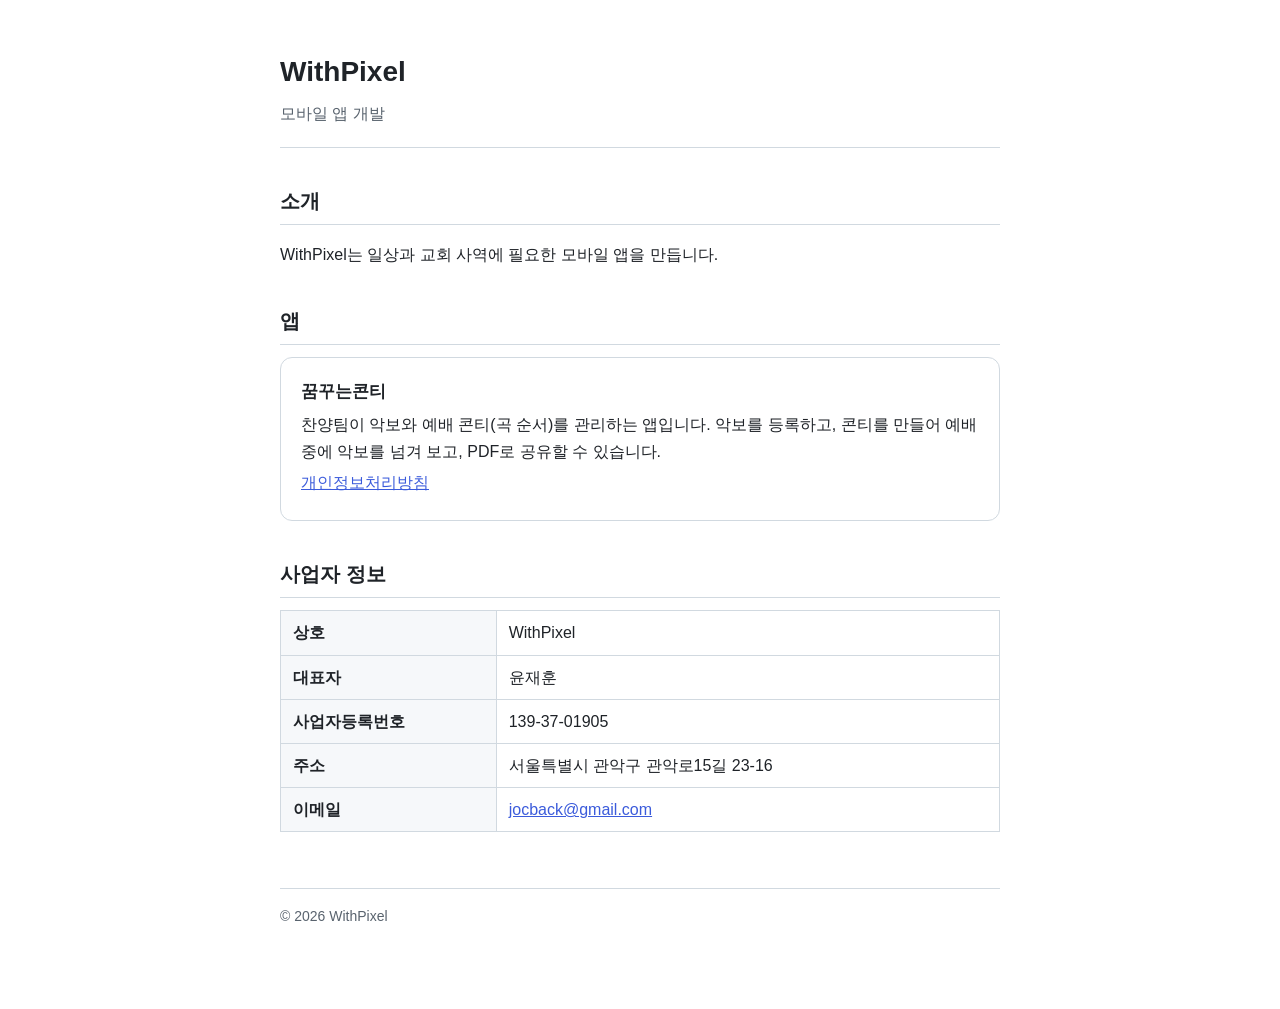
<file: index.html>
<!DOCTYPE html>
<html lang="ko">
<head>
<meta charset="utf-8">
<meta name="viewport" content="width=device-width, initial-scale=1">
<title>WithPixel</title>
<meta name="description" content="WithPixel — 모바일 앱 개발">
<link rel="stylesheet" href="/style.css">
</head>
<body>
<main>
  <header>
    <p class="name">WithPixel</p>
    <p class="tag">모바일 앱 개발</p>
  </header>

  <h2>소개</h2>
  <p>WithPixel는 일상과 교회 사역에 필요한 모바일 앱을 만듭니다.</p>

  <h2>앱</h2>
  <div class="app">
    <h3>꿈꾸는콘티</h3>
    <p>찬양팀이 악보와 예배 콘티(곡 순서)를 관리하는 앱입니다. 악보를 등록하고, 콘티를 만들어 예배 중에 악보를 넘겨 보고, PDF로 공유할 수 있습니다.</p>
    <p class="links">
      <a href="/contimng/privacy.html">개인정보처리방침</a>
      <!-- 출시 후 아래 주석을 풀고 패키지명을 확인하세요 -->
      <!-- <a href="https://play.google.com/store/apps/details?id=com.conti.contimng.contimng">Google Play</a> -->
    </p>
  </div>

  <h2>사업자 정보</h2>
  <table>
    <tr><th>상호</th><td>WithPixel</td></tr>
    <tr><th>대표자</th><td>윤재훈</td></tr>
    <tr><th>사업자등록번호</th><td>139-37-01905</td></tr>
    <tr><th>주소</th><td>서울특별시 관악구 관악로15길 23-16</td></tr>
    <tr><th>이메일</th><td><a href="mailto:jocback@gmail.com">jocback@gmail.com</a></td></tr>
  </table>

  <footer>© 2026 WithPixel</footer>
</main>
</body>
</html>
</file>
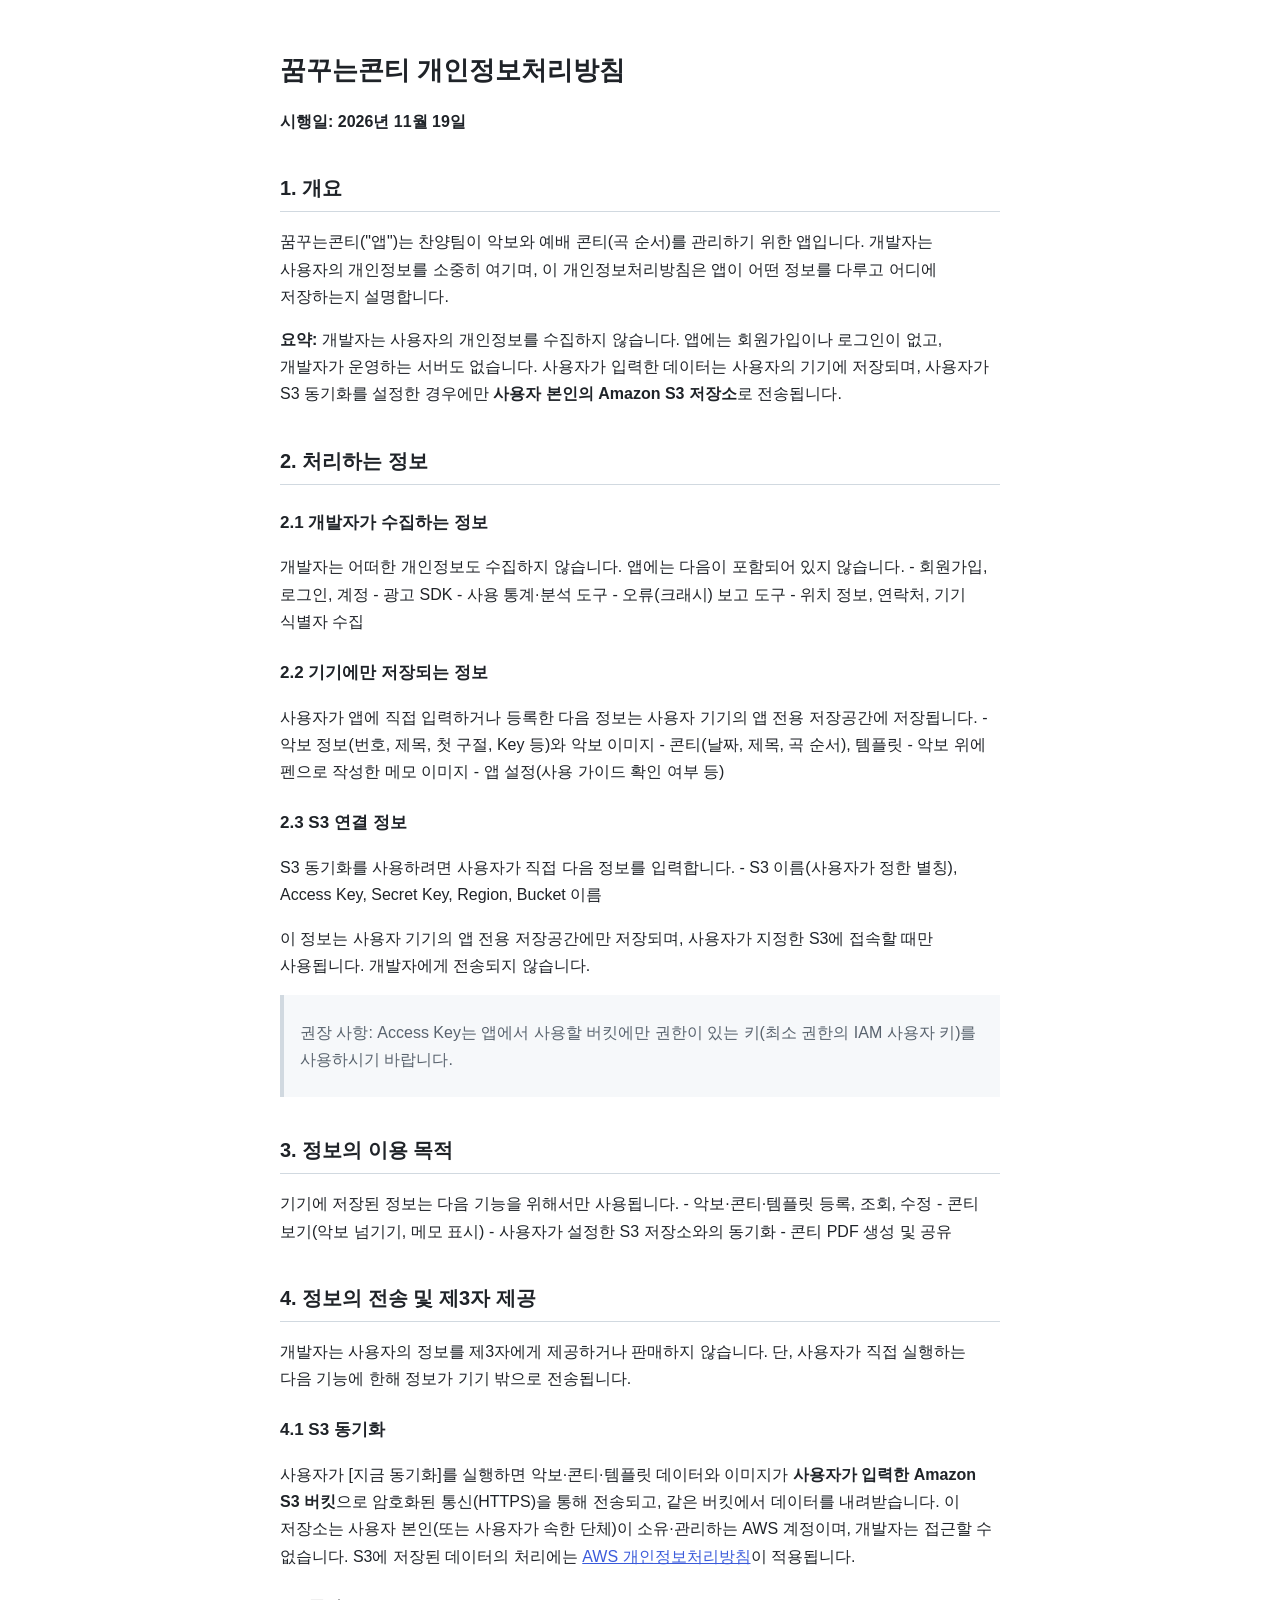
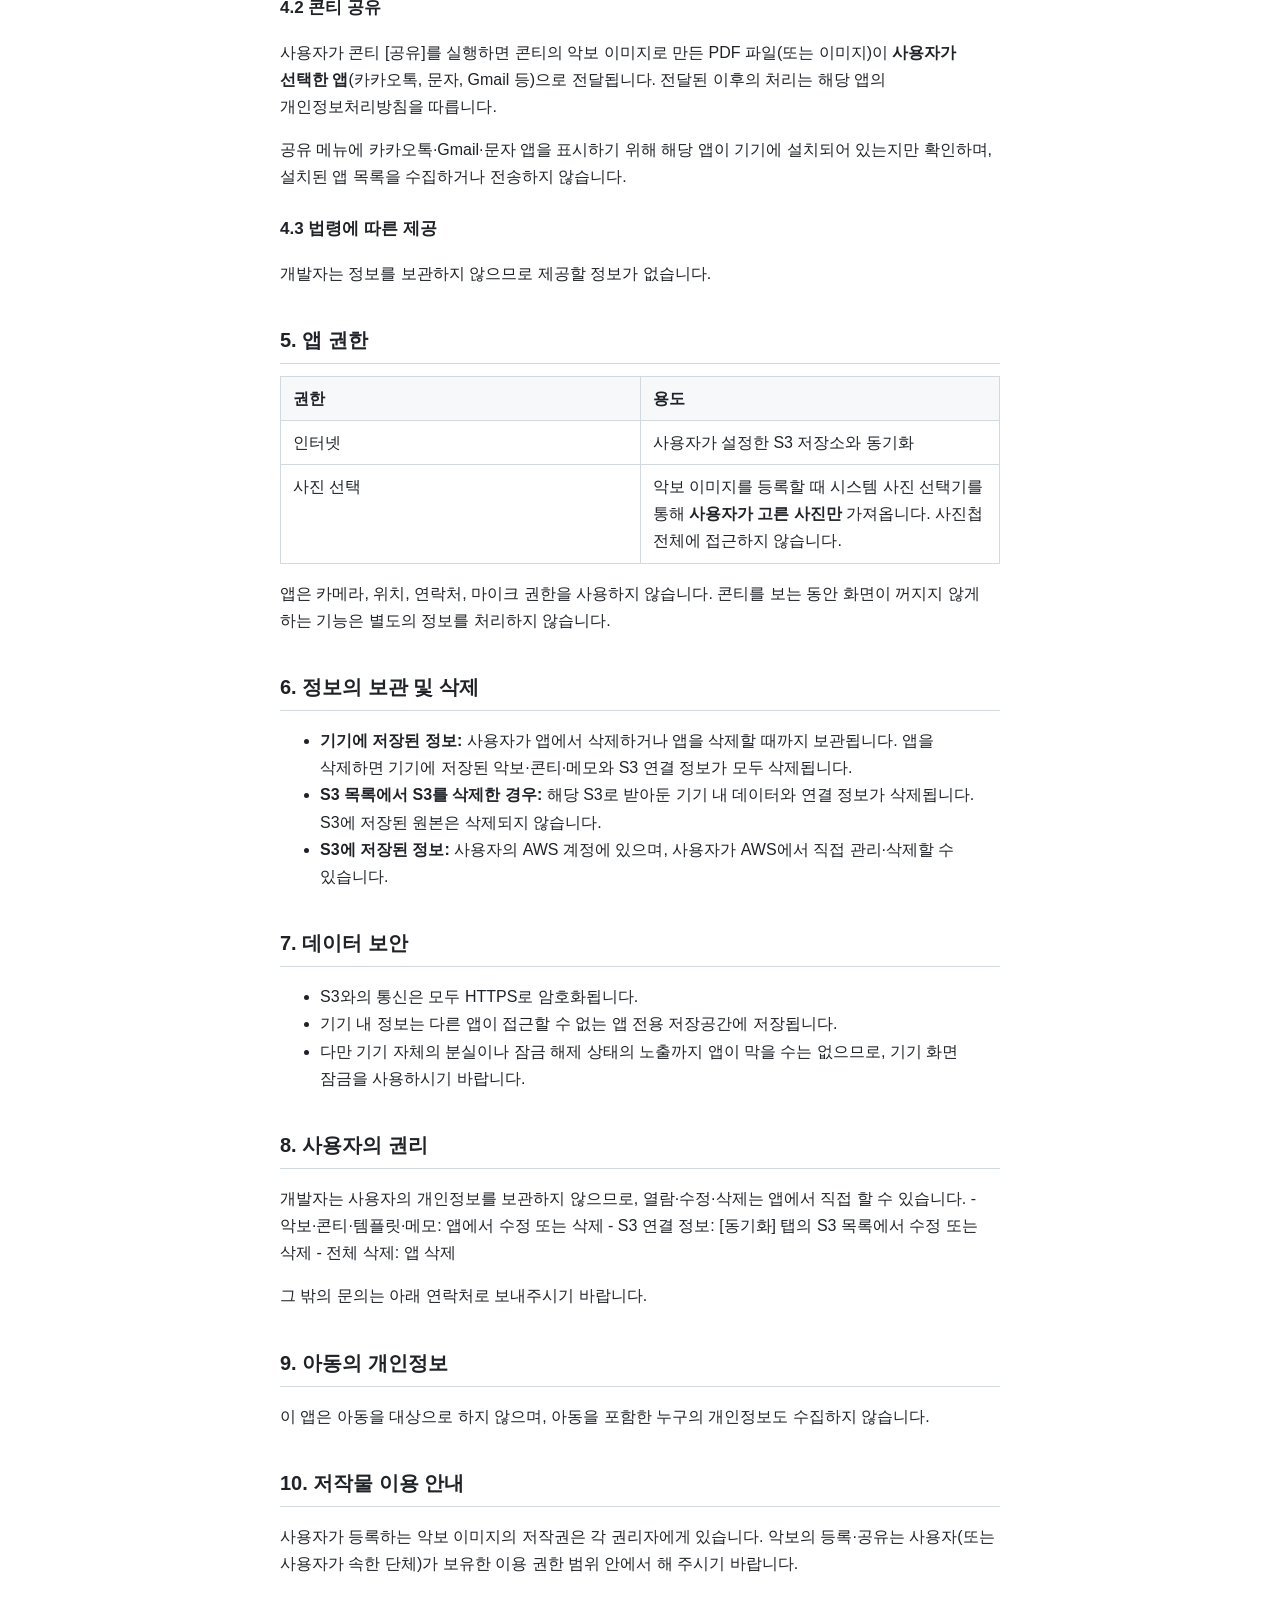
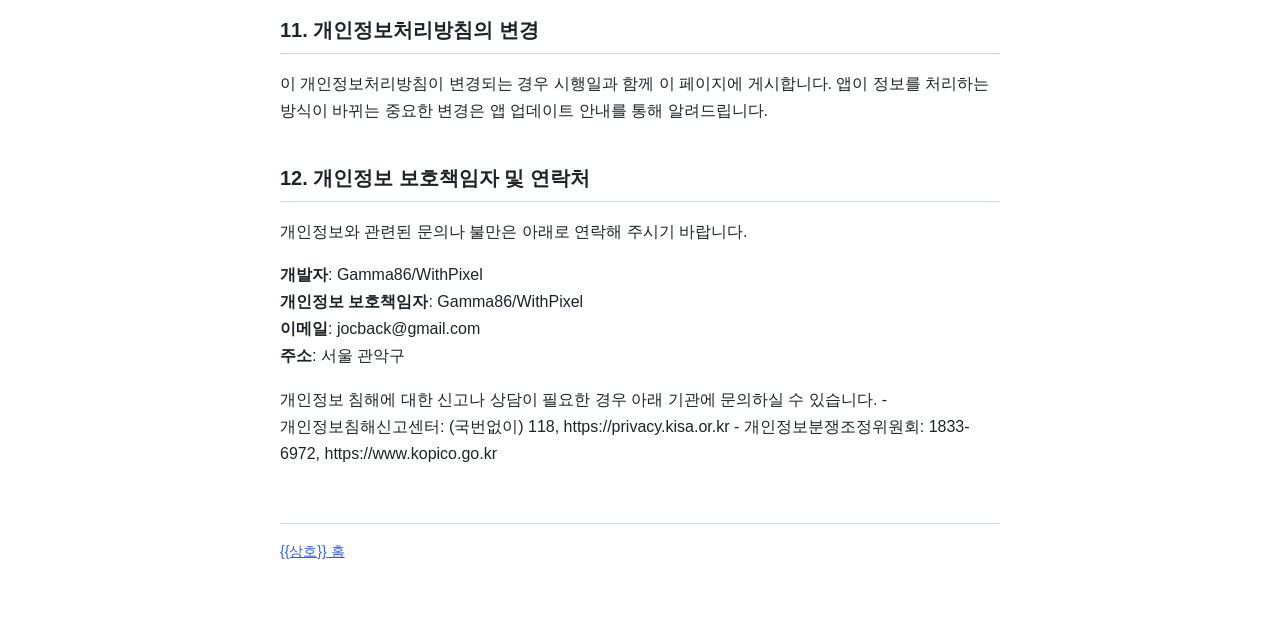
<file: contimng/privacy.html>
<!DOCTYPE html>
<html lang="ko">
<head>
<meta charset="utf-8">
<meta name="viewport" content="width=device-width, initial-scale=1">
<title>꿈꾸는콘티 개인정보처리방침</title>
<link rel="stylesheet" href="/style.css">
</head>
<body>
<main>
<h1>꿈꾸는콘티 개인정보처리방침</h1>
<p><strong>시행일: 2026년 11월 19일</strong></p>
<h2>1. 개요</h2>
<p>꿈꾸는콘티("앱")는 찬양팀이 악보와 예배 콘티(곡 순서)를 관리하기 위한 앱입니다. 개발자는 사용자의 개인정보를 소중히 여기며, 이 개인정보처리방침은 앱이 어떤 정보를 다루고 어디에 저장하는지 설명합니다.</p>
<p><strong>요약:</strong> 개발자는 사용자의 개인정보를 수집하지 않습니다. 앱에는 회원가입이나 로그인이 없고, 개발자가 운영하는 서버도 없습니다. 사용자가 입력한 데이터는 사용자의 기기에 저장되며, 사용자가 S3 동기화를 설정한 경우에만 <strong>사용자 본인의 Amazon S3 저장소</strong>로 전송됩니다.</p>
<h2>2. 처리하는 정보</h2>
<h3>2.1 개발자가 수집하는 정보</h3>
<p>개발자는 어떠한 개인정보도 수집하지 않습니다. 앱에는 다음이 포함되어 있지 않습니다.
- 회원가입, 로그인, 계정
- 광고 SDK
- 사용 통계·분석 도구
- 오류(크래시) 보고 도구
- 위치 정보, 연락처, 기기 식별자 수집</p>
<h3>2.2 기기에만 저장되는 정보</h3>
<p>사용자가 앱에 직접 입력하거나 등록한 다음 정보는 사용자 기기의 앱 전용 저장공간에 저장됩니다.
- 악보 정보(번호, 제목, 첫 구절, Key 등)와 악보 이미지
- 콘티(날짜, 제목, 곡 순서), 템플릿
- 악보 위에 펜으로 작성한 메모 이미지
- 앱 설정(사용 가이드 확인 여부 등)</p>
<h3>2.3 S3 연결 정보</h3>
<p>S3 동기화를 사용하려면 사용자가 직접 다음 정보를 입력합니다.
- S3 이름(사용자가 정한 별칭), Access Key, Secret Key, Region, Bucket 이름</p>
<p>이 정보는 사용자 기기의 앱 전용 저장공간에만 저장되며, 사용자가 지정한 S3에 접속할 때만 사용됩니다. 개발자에게 전송되지 않습니다.</p>
<blockquote>
<p>권장 사항: Access Key는 앱에서 사용할 버킷에만 권한이 있는 키(최소 권한의 IAM 사용자 키)를 사용하시기 바랍니다.</p>
</blockquote>
<h2>3. 정보의 이용 목적</h2>
<p>기기에 저장된 정보는 다음 기능을 위해서만 사용됩니다.
- 악보·콘티·템플릿 등록, 조회, 수정
- 콘티 보기(악보 넘기기, 메모 표시)
- 사용자가 설정한 S3 저장소와의 동기화
- 콘티 PDF 생성 및 공유</p>
<h2>4. 정보의 전송 및 제3자 제공</h2>
<p>개발자는 사용자의 정보를 제3자에게 제공하거나 판매하지 않습니다. 단, 사용자가 직접 실행하는 다음 기능에 한해 정보가 기기 밖으로 전송됩니다.</p>
<h3>4.1 S3 동기화</h3>
<p>사용자가 [지금 동기화]를 실행하면 악보·콘티·템플릿 데이터와 이미지가 <strong>사용자가 입력한 Amazon S3 버킷</strong>으로 암호화된 통신(HTTPS)을 통해 전송되고, 같은 버킷에서 데이터를 내려받습니다. 이 저장소는 사용자 본인(또는 사용자가 속한 단체)이 소유·관리하는 AWS 계정이며, 개발자는 접근할 수 없습니다. S3에 저장된 데이터의 처리에는 <a href="https://aws.amazon.com/privacy/">AWS 개인정보처리방침</a>이 적용됩니다.</p>
<h3>4.2 콘티 공유</h3>
<p>사용자가 콘티 [공유]를 실행하면 콘티의 악보 이미지로 만든 PDF 파일(또는 이미지)이 <strong>사용자가 선택한 앱</strong>(카카오톡, 문자, Gmail 등)으로 전달됩니다. 전달된 이후의 처리는 해당 앱의 개인정보처리방침을 따릅니다.</p>
<p>공유 메뉴에 카카오톡·Gmail·문자 앱을 표시하기 위해 해당 앱이 기기에 설치되어 있는지만 확인하며, 설치된 앱 목록을 수집하거나 전송하지 않습니다.</p>
<h3>4.3 법령에 따른 제공</h3>
<p>개발자는 정보를 보관하지 않으므로 제공할 정보가 없습니다.</p>
<h2>5. 앱 권한</h2>
<table>
<thead>
<tr>
<th>권한</th>
<th>용도</th>
</tr>
</thead>
<tbody>
<tr>
<td>인터넷</td>
<td>사용자가 설정한 S3 저장소와 동기화</td>
</tr>
<tr>
<td>사진 선택</td>
<td>악보 이미지를 등록할 때 시스템 사진 선택기를 통해 <strong>사용자가 고른 사진만</strong> 가져옵니다. 사진첩 전체에 접근하지 않습니다.</td>
</tr>
</tbody>
</table>
<p>앱은 카메라, 위치, 연락처, 마이크 권한을 사용하지 않습니다. 콘티를 보는 동안 화면이 꺼지지 않게 하는 기능은 별도의 정보를 처리하지 않습니다.</p>
<h2>6. 정보의 보관 및 삭제</h2>
<ul>
<li><strong>기기에 저장된 정보:</strong> 사용자가 앱에서 삭제하거나 앱을 삭제할 때까지 보관됩니다. 앱을 삭제하면 기기에 저장된 악보·콘티·메모와 S3 연결 정보가 모두 삭제됩니다.</li>
<li><strong>S3 목록에서 S3를 삭제한 경우:</strong> 해당 S3로 받아둔 기기 내 데이터와 연결 정보가 삭제됩니다. S3에 저장된 원본은 삭제되지 않습니다.</li>
<li><strong>S3에 저장된 정보:</strong> 사용자의 AWS 계정에 있으며, 사용자가 AWS에서 직접 관리·삭제할 수 있습니다.</li>
</ul>
<h2>7. 데이터 보안</h2>
<ul>
<li>S3와의 통신은 모두 HTTPS로 암호화됩니다.</li>
<li>기기 내 정보는 다른 앱이 접근할 수 없는 앱 전용 저장공간에 저장됩니다.</li>
<li>다만 기기 자체의 분실이나 잠금 해제 상태의 노출까지 앱이 막을 수는 없으므로, 기기 화면 잠금을 사용하시기 바랍니다.</li>
</ul>
<h2>8. 사용자의 권리</h2>
<p>개발자는 사용자의 개인정보를 보관하지 않으므로, 열람·수정·삭제는 앱에서 직접 할 수 있습니다.
- 악보·콘티·템플릿·메모: 앱에서 수정 또는 삭제
- S3 연결 정보: [동기화] 탭의 S3 목록에서 수정 또는 삭제
- 전체 삭제: 앱 삭제</p>
<p>그 밖의 문의는 아래 연락처로 보내주시기 바랍니다.</p>
<h2>9. 아동의 개인정보</h2>
<p>이 앱은 아동을 대상으로 하지 않으며, 아동을 포함한 누구의 개인정보도 수집하지 않습니다.</p>
<h2>10. 저작물 이용 안내</h2>
<p>사용자가 등록하는 악보 이미지의 저작권은 각 권리자에게 있습니다. 악보의 등록·공유는 사용자(또는 사용자가 속한 단체)가 보유한 이용 권한 범위 안에서 해 주시기 바랍니다.</p>
<h2>11. 개인정보처리방침의 변경</h2>
<p>이 개인정보처리방침이 변경되는 경우 시행일과 함께 이 페이지에 게시합니다. 앱이 정보를 처리하는 방식이 바뀌는 중요한 변경은 앱 업데이트 안내를 통해 알려드립니다.</p>
<h2>12. 개인정보 보호책임자 및 연락처</h2>
<p>개인정보와 관련된 문의나 불만은 아래로 연락해 주시기 바랍니다.</p>
<p><strong>개발자</strong>: Gamma86/WithPixel<br />
<strong>개인정보 보호책임자</strong>: Gamma86/WithPixel<br />
<strong>이메일</strong>: jocback@gmail.com<br />
<strong>주소</strong>: 서울 관악구</p>
<p>개인정보 침해에 대한 신고나 상담이 필요한 경우 아래 기관에 문의하실 수 있습니다.
- 개인정보침해신고센터: (국번없이) 118, https://privacy.kisa.or.kr
- 개인정보분쟁조정위원회: 1833-6972, https://www.kopico.go.kr</p>
<footer><a href="/">{{상호}} 홈</a></footer>
</main>
</body>
</html>
</file>
<file: style.css>
:root{--fg:#1f2328;--muted:#59636e;--line:#d1d9e0;--accent:#3b5bdb;--bg:#fff}
*{box-sizing:border-box}
body{margin:0;font-family:-apple-system,BlinkMacSystemFont,"Apple SD Gothic Neo","Malgun Gothic","Noto Sans KR",sans-serif;color:var(--fg);background:var(--bg);line-height:1.7;word-break:keep-all}
main{max-width:760px;margin:0 auto;padding:48px 20px 80px}
header{border-bottom:1px solid var(--line);margin-bottom:32px;padding-bottom:20px}
header .name{font-size:28px;font-weight:700;margin:0}
header .tag{color:var(--muted);margin:4px 0 0}
h1{font-size:26px;margin:0 0 8px}
h2{font-size:20px;margin:36px 0 12px;padding-bottom:6px;border-bottom:1px solid var(--line)}
h3{font-size:17px;margin:24px 0 8px}
a{color:var(--accent)}
table{border-collapse:collapse;width:100%;margin:12px 0}
th,td{border:1px solid var(--line);padding:8px 12px;text-align:left;vertical-align:top}
th{background:#f6f8fa;width:30%}
blockquote{margin:12px 0;padding:8px 16px;border-left:4px solid var(--line);color:var(--muted);background:#f6f8fa}
.app{border:1px solid var(--line);border-radius:12px;padding:20px;margin:12px 0}
.app h3{margin:0 0 4px}
.app p{margin:4px 0}
.links a{margin-right:16px}
footer{margin-top:56px;padding-top:16px;border-top:1px solid var(--line);color:var(--muted);font-size:14px}
</file>
